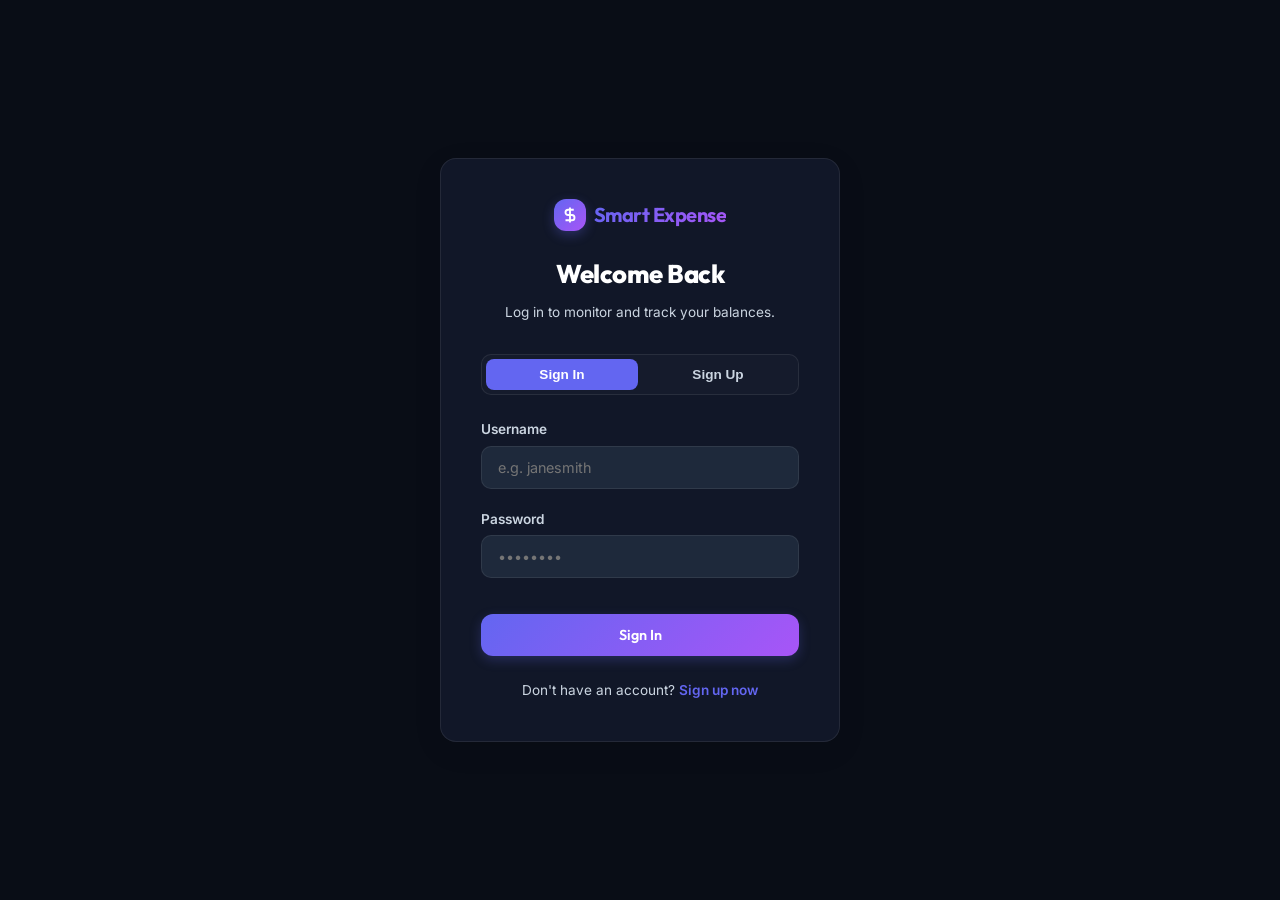
<file: wwwroot/login.html>
<!DOCTYPE html>
<html lang="en">
<head>
    <meta charset="UTF-8">
    <meta name="viewport" content="width=device-width, initial-scale=1.0">
    <title>Login | Smart Expense Tracker System</title>
    <!-- Google Fonts -->
    <link rel="preconnect" href="https://fonts.googleapis.com">
    <link rel="preconnect" href="https://fonts.gstatic.com" crossorigin>
    <link href="https://fonts.googleapis.com/css2?family=Inter:wght@300;400;500;600;700&family=Outfit:wght@400;500;600;700;800&display=swap" rel="stylesheet">
    <link rel="stylesheet" href="style.css">
    <style>
        /* Specific layouts for full page centering */
        body.auth-page {
            display: flex;
            align-items: center;
            justify-content: center;
            min-height: 100vh;
            background-color: var(--bg-color);
            padding: 1.5rem;
        }

        .auth-card {
            width: 100%;
            max-width: 400px;
            padding: 2.5rem;
            text-align: center;
        }

        .auth-brand {
            display: inline-flex;
            align-items: center;
            gap: 0.5rem;
            margin-bottom: 1.5rem;
        }

        .auth-brand .logo-icon {
            width: 32px;
            height: 32px;
        }

        .auth-brand h2 {
            font-family: var(--font-heading);
            font-size: 1.25rem;
            font-weight: 700;
            letter-spacing: -0.5px;
            background: var(--primary-gradient);
            -webkit-background-clip: text;
            -webkit-text-fill-color: transparent;
        }

        .auth-header {
            margin-bottom: 2rem;
        }

        .auth-header h1 {
            font-family: var(--font-heading);
            font-size: 1.6rem;
            font-weight: 800;
            letter-spacing: -0.5px;
            margin-bottom: 0.5rem;
        }

        .auth-header p {
            color: var(--text-muted);
            font-size: 0.85rem;
        }

        .auth-tabs {
            display: flex;
            background: rgba(255, 255, 255, 0.02);
            border: 1px solid var(--border-color);
            padding: 4px;
            border-radius: 10px;
            margin-bottom: 1.5rem;
            gap: 4px;
        }

        .auth-tab {
            flex: 1;
            padding: 0.5rem;
            border: none;
            background: transparent;
            color: var(--text-muted);
            font-weight: 600;
            font-size: 0.85rem;
            border-radius: 8px;
            cursor: pointer;
            transition: all var(--transition-fast);
        }

        .auth-tab.active {
            background-color: var(--primary);
            color: white;
        }

        .auth-card form {
            text-align: left;
        }

        .auth-card .btn-submit {
            width: 100%;
            margin-top: 1rem;
            padding: 0.75rem;
        }

        .auth-footer {
            margin-top: 1.5rem;
            font-size: 0.85rem;
            color: var(--text-muted);
        }

        .auth-footer a {
            color: var(--primary);
            text-decoration: none;
            font-weight: 600;
        }

        .auth-footer a:hover {
            text-decoration: underline;
        }
    </style>
</head>
<body class="dark-theme auth-page">
    <div class="card auth-card">
        <div class="card-glow"></div>
        
        <div class="auth-brand">
            <div class="logo-icon">
                <svg width="18" height="18" viewBox="0 0 24 24" fill="none" stroke="currentColor" stroke-width="2.5">
                    <path d="M12 2v20M17 5H9.5a3.5 3.5 0 0 0 0 7h5a3.5 3.5 0 0 1 0 7H6"/>
                </svg>
            </div>
            <h2>Smart Expense</h2>
        </div>

        <div class="auth-header">
            <h1 id="auth-title">Welcome Back</h1>
            <p id="auth-subtitle">Log in to monitor and track your balances.</p>
        </div>

        <!-- Toggle Sign In vs Sign Up -->
        <div class="auth-tabs">
            <button class="auth-tab active" id="tab-login">Sign In</button>
            <button class="auth-tab" id="tab-register">Sign Up</button>
        </div>

        <form id="auth-form">
            <div class="form-group">
                <label for="username">Username</label>
                <input type="text" id="username" placeholder="e.g. janesmith" required autocomplete="username">
            </div>

            <div class="form-group">
                <label for="password">Password</label>
                <input type="password" id="password" placeholder="••••••••" required autocomplete="current-password">
            </div>

            <button type="submit" class="btn btn-primary btn-submit" id="btn-auth-submit">Sign In</button>
        </form>

        <div class="auth-footer">
            <span id="footer-text">Don't have an account?</span>
            <a href="#" id="auth-link-toggle">Sign up now</a>
        </div>
    </div>

    <!-- Toast Notifications -->
    <div class="toast-container" id="toast-container"></div>

    <script>
        // Simple Toast utility for login.html
        function showToast(message, type = 'success') {
            const container = document.getElementById('toast-container');
            const toast = document.createElement('div');
            toast.className = `toast ${type}`;
            const icon = type === 'success' 
                ? `<svg width="18" height="18" viewBox="0 0 24 24" fill="none" stroke="currentColor" stroke-width="2.5"><polyline points="20 6 9 17 4 12"/></svg>`
                : `<svg width="18" height="18" viewBox="0 0 24 24" fill="none" stroke="currentColor" stroke-width="2.5"><circle cx="12" cy="12" r="10"/><line x1="12" y1="8" x2="12" y2="12"/><line x1="12" y1="16" x2="12.01" y2="16"/></svg>`;
            
            toast.innerHTML = `${icon} <span>${message}</span>`;
            container.appendChild(toast);
            setTimeout(() => {
                toast.style.animation = 'none';
                toast.offsetHeight;
                toast.style.transition = 'opacity 0.3s ease, transform 0.3s ease';
                toast.style.opacity = '0';
                toast.style.transform = 'translateY(-10px)';
                setTimeout(() => toast.remove(), 300);
            }, 3000);
        }

        // State variables
        let isLoginMode = true;

        // Elements
        const authForm = document.getElementById('auth-form');
        const authTitle = document.getElementById('auth-title');
        const authSubtitle = document.getElementById('auth-subtitle');
        const usernameInput = document.getElementById('username');
        const passwordInput = document.getElementById('password');
        const btnAuthSubmit = document.getElementById('btn-auth-submit');
        const authLinkToggle = document.getElementById('auth-link-toggle');
        const footerText = document.getElementById('footer-text');
        
        const tabLogin = document.getElementById('tab-login');
        const tabRegister = document.getElementById('tab-register');

        // Setup theme
        function setupTheme() {
            const savedTheme = localStorage.getItem('theme') || 'dark';
            if (savedTheme === 'light') {
                document.body.classList.remove('dark-theme');
                document.body.classList.add('light-theme');
            } else {
                document.body.classList.remove('light-theme');
                document.body.classList.add('dark-theme');
            }
        }
        setupTheme();

        // Switch modes
        function setAuthMode(loginMode) {
            isLoginMode = loginMode;
            authForm.reset();

            if (isLoginMode) {
                tabLogin.classList.add('active');
                tabRegister.classList.remove('active');
                authTitle.textContent = 'Welcome Back';
                authSubtitle.textContent = 'Log in to monitor and track your balances.';
                btnAuthSubmit.textContent = 'Sign In';
                footerText.textContent = "Don't have an account?";
                authLinkToggle.textContent = 'Sign up now';
                passwordInput.autocomplete = "current-password";
            } else {
                tabRegister.classList.add('active');
                tabLogin.classList.remove('active');
                authTitle.textContent = 'Create Account';
                authSubtitle.textContent = 'Sign up for free and secure your wallet.';
                btnAuthSubmit.textContent = 'Sign Up';
                footerText.textContent = 'Already have an account?';
                authLinkToggle.textContent = 'Log in here';
                passwordInput.autocomplete = "new-password";
            }
        }

        tabLogin.addEventListener('click', () => setAuthMode(true));
        tabRegister.addEventListener('click', () => setAuthMode(false));
        authLinkToggle.addEventListener('click', (e) => {
            e.preventDefault();
            setAuthMode(!isLoginMode);
        });

        // Submit registration/login
        authForm.addEventListener('submit', async (e) => {
            e.preventDefault();

            const username = usernameInput.value.trim();
            const password = passwordInput.value;

            const url = isLoginMode ? '/api/auth/login' : '/api/auth/register';
            const payload = { username, password };

            try {
                const response = await fetch(url, {
                    method: 'POST',
                    headers: { 'Content-Type': 'application/json' },
                    body: JSON.stringify(payload)
                });

                if (!response.ok) {
                    const errorMsg = await response.text();
                    throw new Error(errorMsg || 'Failed to authenticate');
                }

                if (isLoginMode) {
                    showToast('Welcome to Smart Expense Tracker!', 'success');
                    setTimeout(() => {
                        window.location.href = '/index.html';
                    }, 500);
                } else {
                    showToast('Account registered! Logging in...', 'success');
                    // Automatically log in newly registered user
                    const loginResp = await fetch('/api/auth/login', {
                        method: 'POST',
                        headers: { 'Content-Type': 'application/json' },
                        body: JSON.stringify(payload)
                    });
                    if (loginResp.ok) {
                        setTimeout(() => {
                            window.location.href = '/index.html';
                        }, 800);
                    } else {
                        setAuthMode(true);
                    }
                }
            } catch (err) {
                showToast(err.message, 'error');
            }
        });
    </script>
</body>
</html>
</file>
<file: wwwroot/style.css>
/* --- CSS Variables & Themes --- */
:root {
    /* Transitions */
    --transition-fast: 0.2s cubic-bezier(0.4, 0, 0.2, 1);
    --transition-normal: 0.3s cubic-bezier(0.4, 0, 0.2, 1);
    
    /* Font family */
    --font-heading: 'Outfit', 'Inter', sans-serif;
    --font-body: 'Inter', sans-serif;

    /* Shadow presets */
    --shadow-sm: 0 2px 8px rgba(0, 0, 0, 0.05);
    --shadow-md: 0 8px 30px rgba(0, 0, 0, 0.08);
    --shadow-lg: 0 16px 40px rgba(0, 0, 0, 0.12);
}

.dark-theme {
    --bg-color: #090d16;
    --sidebar-bg: #0f1524;
    --card-bg: rgba(22, 29, 49, 0.7);
    --card-hover-bg: rgba(30, 39, 63, 0.85);
    /* High contrast text settings */
    --text-color: #ffffff;
    --text-muted: #cbd5e1;
    --border-color: rgba(255, 255, 255, 0.08);
    --primary: #6366f1;
    --primary-hover: #4f46e5;
    --primary-gradient: linear-gradient(135deg, #6366f1 0%, #a855f7 100%);
    --accent-teal: #10b981;
    --accent-rose: #f43f5e;
    --input-bg: #1e293b; /* Solid dark grey background */
    
    --balance-glow: rgba(99, 102, 241, 0.15);
    --income-glow: rgba(16, 185, 129, 0.15);
    --expense-glow: rgba(244, 63, 94, 0.15);
}

.light-theme {
    --bg-color: #f8fafc;
    --sidebar-bg: #ffffff;
    --card-bg: rgba(255, 255, 255, 0.8);
    --card-hover-bg: rgba(255, 255, 255, 0.95);
    --text-color: #0f172a;
    --text-muted: #64748b;
    --border-color: rgba(15, 23, 42, 0.08);
    --primary: #4f46e5;
    --primary-hover: #4338ca;
    --primary-gradient: linear-gradient(135deg, #4f46e5 0%, #7c3aed 100%);
    --accent-teal: #059669;
    --accent-rose: #dc2626;
    --input-bg: #f1f5f9; /* Solid light grey background */
    
    --balance-glow: rgba(79, 70, 229, 0.08);
    --income-glow: rgba(5, 150, 105, 0.08);
    --expense-glow: rgba(220, 38, 38, 0.08);
}

/* --- Core Reset --- */
* {
    margin: 0;
    padding: 0;
    box-sizing: border-box;
}

body {
    background-color: var(--bg-color);
    color: var(--text-color);
    font-family: var(--font-body);
    font-size: 15px;
    line-height: 1.5;
    overflow-x: hidden;
    transition: background-color var(--transition-normal), color var(--transition-normal);
}

/* --- Layout Grid --- */
.app-container {
    display: grid;
    grid-template-columns: 260px 1fr;
    min-height: 100vh;
}

/* --- Sidebar Navigation --- */
.sidebar {
    background-color: var(--sidebar-bg);
    border-right: 1px solid var(--border-color);
    padding: 2rem 1.5rem;
    display: flex;
    flex-direction: column;
    justify-content: space-between;
    transition: background-color var(--transition-normal), border-color var(--transition-normal);
    z-index: 10;
}

.brand {
    display: flex;
    align-items: center;
    gap: 0.75rem;
    margin-bottom: 2.5rem;
}

.logo-icon {
    background: var(--primary-gradient);
    color: white;
    width: 38px;
    height: 38px;
    border-radius: 12px;
    display: flex;
    align-items: center;
    justify-content: center;
    box-shadow: 0 4px 12px rgba(99, 102, 241, 0.3);
}

.brand h2 {
    font-family: var(--font-heading);
    font-size: 1.35rem;
    font-weight: 700;
    letter-spacing: -0.5px;
    background: var(--primary-gradient);
    -webkit-background-clip: text;
    -webkit-text-fill-color: transparent;
}

.user-profile {
    display: flex;
    align-items: center;
    gap: 0.75rem;
    padding: 0.75rem;
    border-radius: 12px;
    background: rgba(255, 255, 255, 0.02);
    border: 1px solid var(--border-color);
    margin-bottom: 2rem;
}

.avatar {
    width: 36px;
    height: 36px;
    border-radius: 10px;
    background: var(--primary-gradient);
    color: white;
    font-weight: 600;
    font-size: 0.85rem;
    display: flex;
    align-items: center;
    justify-content: center;
}

.user-info {
    display: flex;
    flex-direction: column;
}

.user-name {
    font-size: 0.9rem;
    font-weight: 600;
    color: var(--text-color);
}

.user-status {
    font-size: 0.7rem;
    color: var(--text-muted);
}

.nav-menu {
    display: flex;
    flex-direction: column;
    gap: 0.5rem;
    flex-grow: 1;
}

.nav-item {
    display: flex;
    align-items: center;
    gap: 0.75rem;
    padding: 0.85rem 1rem;
    border-radius: 10px;
    color: var(--text-muted);
    text-decoration: none;
    font-weight: 600;
    transition: all var(--transition-fast);
}

.nav-item:hover, .nav-item.active {
    color: var(--text-color);
    background: rgba(99, 102, 241, 0.08);
}

.nav-item.active {
    border-left: 3px solid var(--primary);
    border-radius: 0 10px 10px 0;
    padding-left: calc(1rem - 3px);
}

.btn-add-transaction {
    margin-top: 1.5rem;
    width: 100%;
}

/* --- Theme Switcher --- */
.theme-switch-container {
    display: flex;
    justify-content: space-between;
    align-items: center;
    padding-top: 1.5rem;
    border-top: 1px solid var(--border-color);
    font-size: 0.85rem;
    color: var(--text-muted);
}

.theme-toggle-btn {
    width: 44px;
    height: 24px;
    border-radius: 12px;
    background-color: var(--border-color);
    border: none;
    cursor: pointer;
    position: relative;
    padding: 2px;
    transition: background-color var(--transition-normal);
}

.toggle-circle {
    width: 20px;
    height: 20px;
    border-radius: 50%;
    background-color: var(--primary);
    position: absolute;
    left: 2px;
    transition: transform var(--transition-normal);
}

.light-theme .toggle-circle {
    transform: translateX(20px);
}

/* --- Main Content Area --- */
.main-content {
    padding: 2.5rem 3rem;
    overflow-y: auto;
    max-height: 100vh;
}

.main-header {
    display: flex;
    justify-content: space-between;
    align-items: center;
    margin-bottom: 2.5rem;
}

.main-header h1 {
    font-family: var(--font-heading);
    font-size: 2.2rem;
    font-weight: 800;
    letter-spacing: -1px;
    color: var(--text-color);
}

.subtitle {
    color: var(--text-muted);
    font-size: 0.95rem;
    margin-top: 0.25rem;
}

.current-date-badge {
    background: rgba(255, 255, 255, 0.03);
    border: 1px solid var(--border-color);
    padding: 0.5rem 1rem;
    border-radius: 20px;
    font-weight: 500;
    font-size: 0.85rem;
    color: var(--text-muted);
}

/* --- Shared Cards --- */
.card {
    background-color: var(--card-bg);
    border: 1px solid var(--border-color);
    border-radius: 16px;
    padding: 1.5rem;
    position: relative;
    overflow: hidden;
    backdrop-filter: blur(16px);
    box-shadow: var(--shadow-md);
    transition: all var(--transition-normal);
}

.card:hover {
    background-color: var(--card-hover-bg);
    border-color: rgba(255, 255, 255, 0.12);
    transform: translateY(-2px);
    box-shadow: var(--shadow-lg);
}

/* --- Metrics Grid --- */
.metrics-grid {
    display: grid;
    grid-template-columns: repeat(auto-fit, minmax(240px, 1fr));
    gap: 1.5rem;
    margin-bottom: 2rem;
}

.metric-card {
    display: flex;
    flex-direction: column;
    justify-content: space-between;
    height: 140px;
}

.card-glow {
    position: absolute;
    top: -20px;
    right: -20px;
    width: 80px;
    height: 80px;
    border-radius: 50%;
    filter: blur(30px);
    opacity: 0.4;
    transition: all var(--transition-normal);
}

.balance-card .card-glow { background-color: var(--primary); }
.income-card .card-glow { background-color: var(--accent-teal); }
.expense-card .card-glow { background-color: var(--accent-rose); }

.balance-card:hover { box-shadow: 0 8px 30px var(--balance-glow); }
.income-card:hover { box-shadow: 0 8px 30px var(--income-glow); }
.expense-card:hover { box-shadow: 0 8px 30px var(--expense-glow); }

.metric-header {
    display: flex;
    justify-content: space-between;
    align-items: center;
}

.metric-title {
    font-size: 0.85rem;
    font-weight: 600;
    color: var(--text-muted);
    text-transform: uppercase;
    letter-spacing: 0.5px;
}

.metric-icon {
    width: 36px;
    height: 36px;
    border-radius: 10px;
    display: flex;
    align-items: center;
    justify-content: center;
}

.balance-icon-bg {
    background: rgba(99, 102, 241, 0.1);
    color: var(--primary);
}

.income-icon-bg {
    background: rgba(16, 185, 129, 0.1);
    color: var(--accent-teal);
}

.expense-icon-bg {
    background: rgba(244, 63, 94, 0.1);
    color: var(--accent-rose);
}

.metric-value {
    font-family: var(--font-heading);
    font-size: 2rem;
    font-weight: 700;
    letter-spacing: -0.5px;
    margin: 0.5rem 0;
    color: var(--text-color);
}

.metric-indicator {
    font-size: 0.75rem;
    font-weight: 500;
}

/* --- Dashboard Body Layout --- */
.dashboard-body {
    display: grid;
    grid-template-columns: 350px 1fr;
    gap: 1.5rem;
}

.chart-card {
    height: 300px;
    display: flex;
    flex-direction: column;
    margin-bottom: 1.5rem;
}

.chart-container {
    flex-grow: 1;
    position: relative;
    display: flex;
    align-items: center;
    justify-content: center;
    min-height: 180px;
}

.chart-empty-state, .list-empty-state, .budget-empty-state {
    display: flex;
    flex-direction: column;
    align-items: center;
    justify-content: center;
    color: var(--text-muted);
    gap: 0.75rem;
    text-align: center;
    padding: 2rem;
}

.chart-empty-state svg, .list-empty-state svg, .budget-empty-state svg {
    stroke: var(--text-muted);
    opacity: 0.6;
}

.transactions-card {
    min-height: 520px;
    display: flex;
    flex-direction: column;
    grid-row: span 2;
}

.card-header {
    display: flex;
    justify-content: space-between;
    align-items: center;
    padding-bottom: 1.25rem;
    border-bottom: 1px solid var(--border-color);
    margin-bottom: 1rem;
}

.card-header h2 {
    font-family: var(--font-heading);
    font-size: 1.25rem;
    font-weight: 700;
    color: #ffffff;
}

/* --- Category Budget Card --- */
.budget-card {
    height: 320px;
    display: flex;
    flex-direction: column;
}

.budget-list-wrapper {
    flex-grow: 1;
    overflow-y: auto;
    padding-right: 0.25rem;
}

.budget-list-wrapper::-webkit-scrollbar {
    width: 5px;
}

.budget-list-wrapper::-webkit-scrollbar-thumb {
    background-color: var(--border-color);
    border-radius: 3px;
}

.budget-item {
    margin-bottom: 1.15rem;
}

.budget-bar-container {
    width: 100%;
    height: 7px;
    background: rgba(255, 255, 255, 0.05);
    border-radius: 4px;
    margin-top: 0.4rem;
    overflow: hidden;
}

.budget-bar-fill {
    height: 100%;
    width: 0%;
    border-radius: 4px;
    transition: width 0.5s cubic-bezier(0.4, 0, 0.2, 1), background-color 0.3s ease;
}

.budget-bar-fill.normal { background: var(--accent-teal); }
.budget-bar-fill.warning { background: #f59e0b; }
.budget-bar-fill.danger { background: var(--accent-rose); }

.budget-item-header {
    display: flex;
    justify-content: space-between;
    font-size: 0.82rem;
}

.budget-item-name {
    font-weight: 600;
    color: var(--text-color);
}

.budget-item-vals {
    color: var(--text-muted);
}

/* --- Upcoming Reminders Card --- */
.reminders-card {
    height: 320px;
    display: flex;
    flex-direction: column;
}

.reminders-list-wrapper {
    flex-grow: 1;
    overflow-y: auto;
    padding-right: 0.25rem;
}

.reminders-list-wrapper::-webkit-scrollbar {
    width: 5px;
}

.reminders-list-wrapper::-webkit-scrollbar-thumb {
    background-color: var(--border-color);
    border-radius: 3px;
}

.reminders-empty-state {
    height: 100%;
    display: flex;
    flex-direction: column;
    align-items: center;
    justify-content: center;
    gap: 0.75rem;
    color: var(--text-muted);
    opacity: 0.8;
}

.reminder-item {
    display: flex;
    align-items: center;
    justify-content: space-between;
    padding: 0.75rem 0.85rem;
    background: rgba(255, 255, 255, 0.01);
    border: 1px solid var(--border-color);
    border-radius: 10px;
    margin-bottom: 0.75rem;
    transition: all var(--transition-fast);
}

.reminder-item:hover {
    background: rgba(255, 255, 255, 0.02);
    border-color: rgba(255, 255, 255, 0.08);
}

.reminder-item-left {
    display: flex;
    flex-direction: column;
    gap: 0.2rem;
}

.reminder-item-title {
    font-size: 0.88rem;
    font-weight: 600;
    color: var(--text-color);
}

.reminder-item-meta {
    font-size: 0.72rem;
    color: var(--text-muted);
    display: flex;
    align-items: center;
    gap: 0.4rem;
}

.reminder-due-badge {
    font-size: 0.65rem;
    font-weight: 700;
    padding: 0.15rem 0.4rem;
    border-radius: 4px;
    text-transform: uppercase;
}

.reminder-due-badge.overdue {
    background: rgba(244, 63, 94, 0.15);
    color: var(--accent-rose);
}

.reminder-due-badge.due-today {
    background: rgba(245, 158, 11, 0.15);
    color: #f59e0b;
}

.reminder-due-badge.upcoming {
    background: rgba(59, 130, 246, 0.15);
    color: #3b82f6;
}

.reminder-item-right {
    display: flex;
    align-items: center;
    gap: 0.75rem;
}

.reminder-item-amount {
    font-size: 0.9rem;
    font-weight: 700;
    color: var(--text-color);
}

.btn-pay-reminder {
    background: var(--primary-gradient);
    color: white;
    border: none;
    border-radius: 6px;
    width: 48px;
    height: 24px;
    font-size: 0.7rem;
    font-weight: 700;
    cursor: pointer;
    display: flex;
    align-items: center;
    justify-content: center;
    transition: all var(--transition-fast);
}

.btn-pay-reminder:hover {
    transform: translateY(-1px);
    box-shadow: 0 3px 8px rgba(99, 102, 241, 0.3);
}

.btn-delete-reminder {
    background: transparent;
    border: none;
    color: var(--text-muted);
    cursor: pointer;
    display: flex;
    align-items: center;
    justify-content: center;
    padding: 4px;
    border-radius: 4px;
    transition: all var(--transition-fast);
}

.btn-delete-reminder:hover {
    background: rgba(244, 63, 94, 0.1);
    color: var(--accent-rose);
}

/* --- Filters & Search --- */
.filters-container {
    display: flex;
    gap: 0.5rem;
    align-items: center;
    flex-wrap: wrap;
}

.search-box {
    position: relative;
    display: flex;
    align-items: center;
}

.search-box svg {
    position: absolute;
    left: 10px;
    color: var(--text-muted);
    pointer-events: none;
}

.search-box input {
    background-color: var(--input-bg);
    border: 1px solid var(--border-color);
    color: var(--text-color);
    padding: 0.5rem 0.75rem 0.5rem 2rem;
    border-radius: 10px;
    outline: none;
    font-size: 0.85rem;
    width: 160px;
    transition: all var(--transition-fast);
}

.search-box input:focus {
    border-color: var(--primary);
    background-color: rgba(255, 255, 255, 0.05);
}

.select-filter {
    background-color: var(--input-bg);
    border: 1px solid var(--border-color);
    color: var(--text-color);
    padding: 0.5rem 2rem 0.5rem 0.75rem;
    border-radius: 10px;
    font-size: 0.85rem;
    outline: none;
    cursor: pointer;
    appearance: none;
    background-image: url("data:image/svg+xml;utf8,<svg fill='none' stroke='slate' stroke-width='2' viewBox='0 0 24 24' width='16' height='16' xmlns='http://www.w3.org/2000/svg'><polyline points='6 9 12 15 18 9'></polyline></svg>");
    background-repeat: no-repeat;
    background-position: right 8px center;
    transition: all var(--transition-fast);
}

.select-filter:focus {
    border-color: var(--primary);
}

/* --- Transactions List --- */
.transactions-list-wrapper {
    flex-grow: 1;
    overflow-y: auto;
    max-height: 420px;
    padding-right: 0.25rem;
}

.transactions-list-wrapper::-webkit-scrollbar {
    width: 6px;
}

.transactions-list-wrapper::-webkit-scrollbar-thumb {
    background-color: var(--border-color);
    border-radius: 3px;
}

.transactions-list {
    list-style: none;
    display: flex;
    flex-direction: column;
    gap: 0.75rem;
}

.transaction-item {
    display: flex;
    align-items: center;
    justify-content: space-between;
    padding: 0.85rem 1rem;
    border-radius: 12px;
    background: rgba(255, 255, 255, 0.01);
    border: 1px solid var(--border-color);
    transition: all var(--transition-fast);
}

.transaction-item:hover {
    background: rgba(255, 255, 255, 0.03);
    border-color: rgba(255, 255, 255, 0.1);
    transform: translateX(2px);
}

.tx-left {
    display: flex;
    align-items: center;
    gap: 0.85rem;
}

.tx-icon-wrapper {
    width: 40px;
    height: 40px;
    border-radius: 10px;
    display: flex;
    align-items: center;
    justify-content: center;
}

/* Category-based visual presets */
.cat-food { background: rgba(245, 158, 11, 0.1); color: #f59e0b; }
.cat-shopping { background: rgba(59, 130, 246, 0.1); color: #3b82f6; }
.cat-housing { background: rgba(139, 92, 246, 0.1); color: #8b5cf6; }
.cat-entertainment { background: rgba(236, 72, 153, 0.1); color: #ec4899; }
.cat-salary { background: rgba(16, 185, 129, 0.1); color: #10b981; }
.cat-investments { background: rgba(6, 182, 212, 0.1); color: #06b6d4; }
.cat-other { background: rgba(107, 114, 128, 0.1); color: #6b7280; }

.tx-details {
    display: flex;
    flex-direction: column;
}

.tx-desc {
    font-weight: 600;
    font-size: 0.95rem;
    color: var(--text-color);
}

.tx-meta {
    font-size: 0.75rem;
    color: var(--text-muted);
    display: flex;
    gap: 0.5rem;
    align-items: center;
}

.tx-dot {
    width: 4px;
    height: 4px;
    border-radius: 50%;
    background-color: var(--text-muted);
    opacity: 0.5;
}

.tx-right {
    display: flex;
    align-items: center;
    gap: 1.25rem;
}

.tx-amount {
    font-weight: 700;
    font-size: 1.05rem;
    font-family: var(--font-heading);
}

.tx-amount.income {
    color: var(--accent-teal);
}

.tx-amount.expense {
    color: var(--text-color);
}

.tx-actions {
    display: flex;
    gap: 0.35rem;
    opacity: 0;
    transition: opacity var(--transition-fast);
}

.transaction-item:hover .tx-actions {
    opacity: 1;
}

.btn-icon {
    width: 28px;
    height: 28px;
    border-radius: 6px;
    border: none;
    background: transparent;
    cursor: pointer;
    display: flex;
    align-items: center;
    justify-content: center;
    color: var(--text-muted);
    transition: all var(--transition-fast);
}

.btn-icon:hover {
    background: rgba(255, 255, 255, 0.05);
    color: var(--text-color);
}

.btn-icon.delete:hover {
    background: rgba(244, 63, 94, 0.1);
    color: var(--accent-rose);
}

/* --- Buttons --- */
.btn {
    display: inline-flex;
    align-items: center;
    justify-content: center;
    gap: 0.5rem;
    padding: 0.65rem 1.25rem;
    border-radius: 12px;
    font-family: var(--font-heading);
    font-weight: 600;
    font-size: 0.9rem;
    border: none;
    cursor: pointer;
    transition: all var(--transition-fast);
}

.btn-primary {
    background: var(--primary-gradient);
    color: white;
    box-shadow: 0 4px 12px rgba(99, 102, 241, 0.25);
}

.btn-primary:hover {
    transform: translateY(-1px);
    box-shadow: 0 6px 18px rgba(99, 102, 241, 0.35);
}

.btn-secondary {
    background: rgba(255, 255, 255, 0.04);
    border: 1px solid var(--border-color);
    color: var(--text-color);
}

.btn-secondary:hover {
    background: rgba(255, 255, 255, 0.08);
}

.btn-sm {
    padding: 0.4rem 0.85rem;
    font-size: 0.8rem;
    border-radius: 8px;
}

/* --- Modals / Overlays --- */
.modal-overlay {
    position: fixed;
    top: 0;
    left: 0;
    width: 100vw;
    height: 100vh;
    background-color: rgba(9, 13, 22, 0.7);
    backdrop-filter: blur(8px);
    display: flex;
    align-items: center;
    justify-content: center;
    z-index: 100;
    opacity: 0;
    pointer-events: none;
    transition: opacity var(--transition-normal);
}

.modal-overlay.open {
    opacity: 1;
    pointer-events: auto;
}

.modal-content {
    width: 100%;
    max-width: 480px;
    transform: scale(0.95) translateY(10px);
    transition: transform var(--transition-normal);
    background-color: var(--sidebar-bg); /* Use solid color to prevent dual-blur artifact */
}

.modal-overlay.open .modal-content {
    transform: scale(1) translateY(0);
}

.modal-header {
    display: flex;
    justify-content: space-between;
    align-items: center;
    margin-bottom: 1.5rem;
}

.modal-header h2 {
    font-family: var(--font-heading);
    font-size: 1.35rem;
    font-weight: 700;
    color: #ffffff;
}

.btn-close {
    background: transparent;
    border: none;
    color: var(--text-muted);
    cursor: pointer;
    border-radius: 8px;
    width: 32px;
    height: 32px;
    display: flex;
    align-items: center;
    justify-content: center;
    transition: all var(--transition-fast);
}

.btn-close:hover {
    background: rgba(255, 255, 255, 0.05);
    color: var(--text-color);
}

/* --- Form Design --- */
.form-group {
    display: flex;
    flex-direction: column;
    gap: 0.4rem;
    margin-bottom: 1.25rem;
}

.form-group label {
    font-size: 0.85rem;
    font-weight: 600;
    color: var(--text-muted);
}

.form-row {
    display: flex;
    gap: 1rem;
}

.col-6 {
    width: 50%;
}

.form-group input, .form-group select {
    background-color: var(--input-bg);
    border: 1px solid var(--border-color);
    color: var(--text-color);
    padding: 0.75rem 1rem;
    border-radius: 10px;
    outline: none;
    font-family: var(--font-body);
    font-size: 0.9rem;
    transition: border-color var(--transition-fast);
}

.form-group input:focus, .form-group select:focus {
    border-color: var(--primary);
}

/* Type Selector Tab Buttons */
.type-selector {
    display: flex;
    background: rgba(255, 255, 255, 0.03);
    border: 1px solid var(--border-color);
    padding: 4px;
    border-radius: 10px;
    gap: 4px;
}

.type-tab {
    flex: 1;
    display: flex;
    align-items: center;
    justify-content: center;
    padding: 0.6rem;
    cursor: pointer;
    border-radius: 8px;
    font-weight: 600;
    font-size: 0.85rem;
    color: var(--text-muted);
    transition: all var(--transition-fast);
}

.type-tab input {
    position: absolute;
    opacity: 0;
    width: 0;
    height: 0;
}

.type-tab.active {
    color: white;
}

.type-tab.active:nth-child(1) {
    background-color: var(--accent-rose);
}

.type-tab.active:nth-child(2) {
    background-color: var(--accent-teal);
}

.modal-footer {
    display: flex;
    justify-content: flex-end;
    gap: 0.75rem;
    margin-top: 1.5rem;
    padding-top: 1.25rem;
    border-top: 1px solid var(--border-color);
}

/* --- Toast Notifications --- */
.toast-container {
    position: fixed;
    bottom: 2rem;
    right: 2rem;
    display: flex;
    flex-direction: column;
    gap: 0.75rem;
    z-index: 1000;
}

.toast {
    background-color: var(--sidebar-bg);
    border: 1px solid var(--border-color);
    border-left: 4px solid var(--primary);
    padding: 0.85rem 1.25rem;
    border-radius: 12px;
    box-shadow: var(--shadow-lg);
    display: flex;
    align-items: center;
    gap: 0.75rem;
    color: var(--text-color);
    min-width: 280px;
    transform: translateY(20px);
    opacity: 0;
    animation: toast-in 0.35s cubic-bezier(0.34, 1.56, 0.64, 1) forwards;
}

.toast.success { border-left-color: var(--accent-teal); }
.toast.error { border-left-color: var(--accent-rose); }

@keyframes toast-in {
    to {
        transform: translateY(0);
        opacity: 1;
    }
}

/* --- Responsive Adjustments --- */
@media (max-width: 1024px) {
    .app-container {
        grid-template-columns: 1fr;
    }
    
    .sidebar {
        display: none; /* In a full mobile layout, we'd make a toggle header. We'll simplify for a clean dev dashboard. */
    }
    
    .main-content {
        padding: 1.5rem;
    }
}

@media (max-width: 768px) {
    .dashboard-body {
        grid-template-columns: 1fr;
    }
    
    .flex-column-mobile {
        flex-direction: column;
        align-items: flex-start;
        gap: 1rem;
    }
}

/* Category Specific Color Overrides for Badges & Budget Names */
.tx-cat-badge, .budget-item-name {
    font-weight: 600;
}
.tx-cat-badge.cat-food, .budget-item-name.cat-food { color: #f59e0b; background: transparent; }
.tx-cat-badge.cat-shopping, .budget-item-name.cat-shopping { color: #3b82f6; background: transparent; }
.tx-cat-badge.cat-housing, .budget-item-name.cat-housing { color: #8b5cf6; background: transparent; }
.tx-cat-badge.cat-entertainment, .budget-item-name.cat-entertainment { color: #ec4899; background: transparent; }
.tx-cat-badge.cat-salary, .budget-item-name.cat-salary { color: #10b981; background: transparent; }
.tx-cat-badge.cat-investments, .budget-item-name.cat-investments { color: #06b6d4; background: transparent; }
.tx-cat-badge.cat-other, .budget-item-name.cat-other { color: var(--text-muted); background: transparent; }

/* --- Category Manager Styling --- */
.category-mgr-wrapper {
    display: flex;
    flex-direction: column;
    gap: 0.65rem;
    max-height: 200px;
    overflow-y: auto;
    margin-bottom: 1.5rem;
    padding-right: 0.25rem;
}

.category-mgr-wrapper::-webkit-scrollbar {
    width: 5px;
}

.category-mgr-wrapper::-webkit-scrollbar-thumb {
    background-color: var(--border-color);
    border-radius: 3px;
}

.category-mgr-row {
    display: flex;
    align-items: center;
    justify-content: space-between;
    padding: 0.65rem 0.85rem;
    background: rgba(255, 255, 255, 0.01);
    border: 1px solid var(--border-color);
    border-radius: 10px;
    transition: all var(--transition-fast);
}

.category-mgr-row:hover {
    background: rgba(255, 255, 255, 0.02);
}

.category-mgr-left {
    display: flex;
    align-items: center;
    gap: 0.75rem;
}

.category-color-dot {
    width: 12px;
    height: 12px;
    border-radius: 50%;
    display: inline-block;
}

.category-mgr-name {
    font-size: 0.88rem;
    font-weight: 600;
    color: var(--text-color);
}

.category-mgr-form h3 {
    font-size: 0.95rem;
    font-weight: 700;
    color: var(--text-color);
    margin-bottom: 0.75rem;
}

/* Explicit options background reset for browsers */
.select-filter option, .form-group select option {
    background-color: var(--sidebar-bg);
    color: var(--text-color);
}

/* Override standard browser autofill color scheme */
input:-webkit-autofill,
input:-webkit-autofill:hover, 
input:-webkit-autofill:focus, 
input:-webkit-autofill:active {
    -webkit-box-shadow: 0 0 0 30px var(--input-bg) inset !important;
    -webkit-text-fill-color: var(--text-color) !important;
}
</file>
